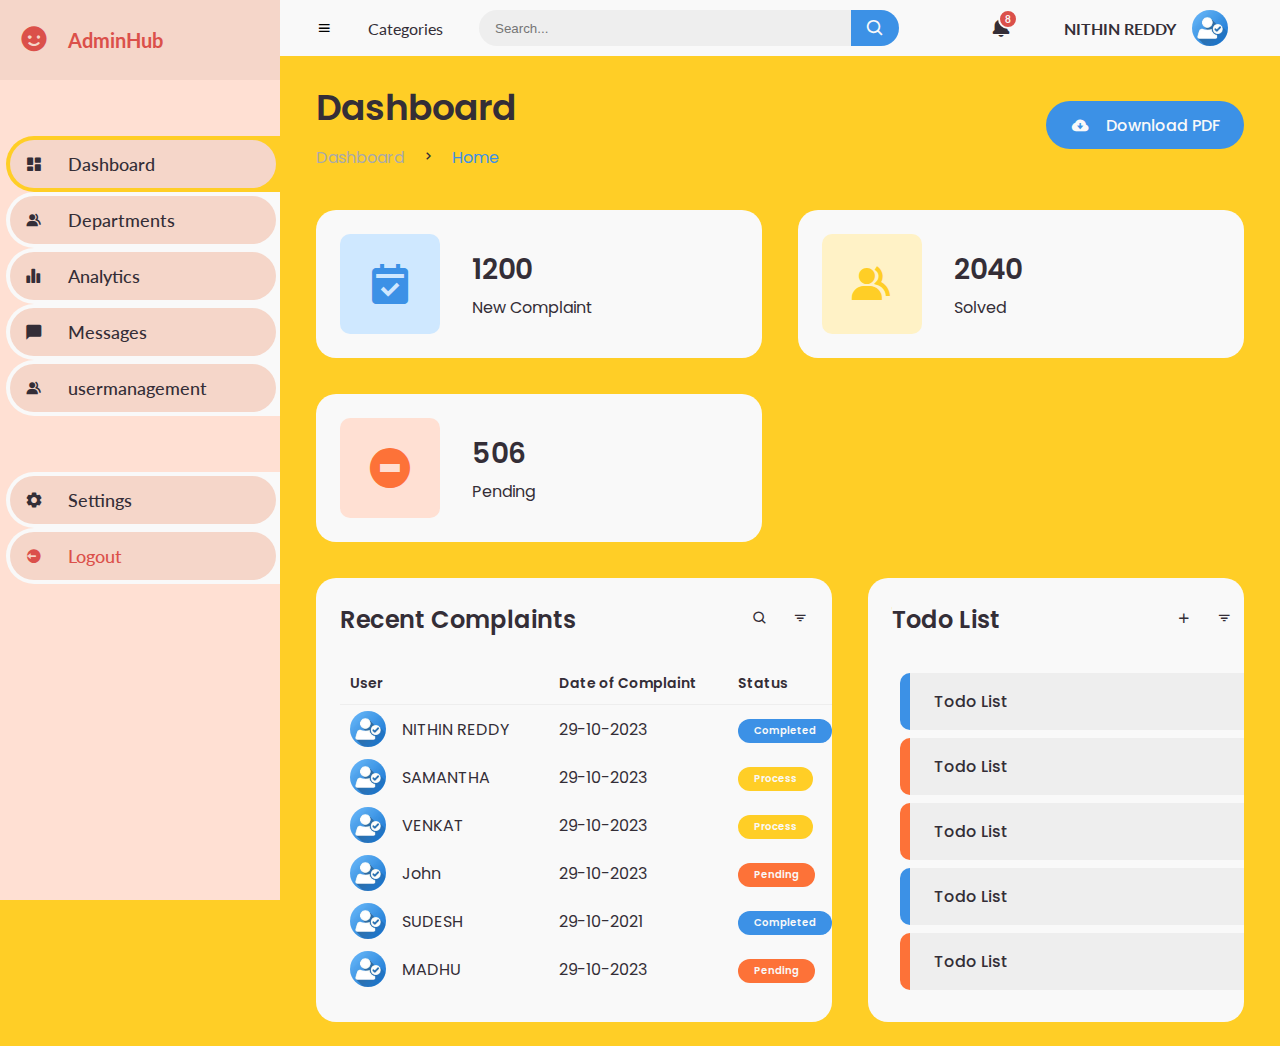
<file: dashboard.html>
<!DOCTYPE html>
<html lang="en">

<head>
	<meta charset="UTF-8">
	<meta name="viewport" content="width=device-width, initial-scale=1.0">
	<!-- Boxicons -->
	<link href='https://unpkg.com/boxicons@2.0.9/css/boxicons.min.css' rel='stylesheet'>

	<!-- My CSS -->
	<link rel="stylesheet" href="style.css">

	<title>Responsive Admin Dashboard</title>
</head>

<body>

	<!-- SIDEBAR -->
	<section id="sidebar">
		<a href="#" class="logo">
			<span class="icon"><i class='bx bxs-smile'></i></span>
			<span class="text">AdminHub</span>
		</a>
		<ul class="side-menu">
			<li class="active">
				<a href="dashboard.html">
					<span class="icon"><i class='bx bxs-dashboard'></i></span>
					<span class="text">Dashboard</span>
				</a>
				<!--<span class="top"></span>
				<span class="bottom"></span>-->
			</li>
			<li>
				<a href="manage.html">
					<span class="icon"><i class='bx bxs-group'></i></span>
					<span class="text">Departments</span>
				</a>
				<!--<span class="top"></span>
				<span class="bottom"></span>-->
			</li>
			<li>
				<a href="analytics.html">
					<span class="icon"><i class='bx bxs-bar-chart-alt-2'></i></span>
					<span class="text">Analytics</span>
				</a>
				<!--<span class="top"></span>
				<span class="bottom"></span>-->
			</li>
			<li>
				<a href="#">
					<span class="icon"><i class='bx bxs-comment'></i></span>
					<span class="text">Messages</span>
				</a>
				<!--<span class="top"></span>
				<span class="bottom"></span>-->
			</li>
			<li>
				<a href="sm.html">
					<span class="icon"><i class='bx bxs-group'></i></span>
					<span class="text">usermanagement</span>
				</a>
				<!--<span class="top"></span>
				<span class="bottom"></span>-->
			</li>
		</ul>

		<ul class="side-menu bottom">
			<li>
				<a href="#">
					<span class="icon"><i class='bx bxs-cog'></i></span>
					<span class="text">Settings</span>
				</a>
			</li>
			<li>
				<a href="login.html" class="logout">
					<span class="icon"><i class='bx bxs-log-out-circle'></i></span>
					<span class="text">Logout</span>
				</a>
			</li>
		</ul>
	</section>
	<!-- SIDEBAR -->


	<!-- CONTENT -->
	<section id="content">
		<nav>
			<span class="menu-bar"><i class='bx bx-menu'></i></span>
			<a href="#" class="link-nav">Categories</a>
			<form action="#">
				<div class="form-input">
					<input type="search" placeholder="Search...">
					<button type="submit" class="search-icon"><i class='bx bx-search'></i></button>
				</div>
			</form>
			<a href="#" class="notification">
				<span class="icon"><i class='bx bxs-bell'></i></span>
				<span class="num">8</span>
			</a>
			<a href="#" class="profile">
				<span class="name">NITHIN REDDY</span>
				<img src="images/people.jpeg" alt="Image">
			</a>

		</nav>

		<main>
			<div class="top">
				<div class="left">
					<h1 class="title">Dashboard</h1>
					<ul class="breadcrumb">
						<li>
							<a href="#">Dashboard</a>
						</li>
						<li class="arrow-icon"><i class='bx bx-chevron-right'></i></li>
						<li>
							<a href="#" class="active">Home</a>
						</li>
					</ul>
				</div>
				<a href="#" class="btn-download">
					<span class="icon"><i class='bx bxs-cloud-download'></i></span>
					<span class="text">Download PDF</span>
				</a>
			</div>
			<div class="box-info">
				<div class="box">
					<span class="icon"><i class='bx bxs-calendar-check'></i></span>
					<div class="text">
						<h3>1200</h3>
						<p>New Complaint</p>
					</div>
				</div>
				<div class="box">
					<span class="icon"><i class='bx bxs-group'></i></span>
					<div class="text">
						<h3>2040</h3>
						<p>Solved</p>
					</div>
				</div>
				<div class="box">
					<span class="icon"><i class='bx bxs-no-entry'></i></span>
					<div class="text">
						<h3>506</h3>
						<p>Pending</p>
					</div>
				</div>
			</div>
			<div class="table-data">
				<div class="order">
					<div class="head">
						<h3>Recent Complaints</h3>
						<span><i class='bx bx-search'></i></span>
						<span><i class='bx bx-filter'></i></span>
					</div>
					<table>
						<thead>
							<tr>
								<th>User</th>
								<th>Date of Complaint</th>
								<th>Status</th>
							</tr>
						</thead>
						<tbody>
							<tr>
								<td>
									<img src="images/people.jpeg" alt="Image">
									<span class="name">NITHIN REDDY</span>
								</td>
								<td>29-10-2023</td>
								<td><span class="badge completed">Completed</span></td>
							</tr>
							<tr>
								<td>
									<img src="images/people.jpeg" alt="Image">
									<span class="name">SAMANTHA</span>
								</td>
								<td>29-10-2023</td>
								<td><span class="badge process">Process</span></td>
							</tr>
							<tr>
								<td>
									<img src="images/people.jpeg" alt="Image">
									<span class="name">VENKAT</span>
								</td>
								<td>29-10-2023</td>
								<td><span class="badge process">Process</span></td>
							</tr>
							<tr>
								<td>
									<img src="images/people.jpeg" alt="Image">
									<span class="name">John </span>
								</td>
								<td>29-10-2023</td>
								<td><span class="badge pending">Pending</span></td>
							</tr>
							<tr>
								<td>
									<img src="images/people.jpeg" alt="Image">
									<span class="name">SUDESH</span>
								</td>
								<td>29-10-2021</td>
								<td><span class="badge completed">Completed</span></td>
							</tr>
							<tr>
								<td>
									<img src="images/people.jpeg" alt="Image">
									<span class="name">MADHU</span>
								</td>
								<td>29-10-2023</td>
								<td><span class="badge pending">Pending</span></td>
							</tr>
						</tbody>
					</table>
				</div>
				<div class="todo">
					<div class="head">
						<h3>Todo List</h3>
						<span><i class='bx bx-plus'></i></span>
						<span><i class='bx bx-filter'></i></span>
					</div>
					<ul class="todos">
						<li class="completed">
							<p>Todo List</p>
							<span class="menu"><i class='bx bx-dots-vertical-rounded'></i></span>
						</li>
						<li class="not-completed">
							<p>Todo List</p>
							<span class="menu"><i class='bx bx-dots-vertical-rounded'></i></span>
						</li>
						<li class="not-completed">
							<p>Todo List</p>
							<span class="menu"><i class='bx bx-dots-vertical-rounded'></i></span>
						</li>
						<li class="completed">
							<p>Todo List</p>
							<span class="menu"><i class='bx bx-dots-vertical-rounded'></i></span>
						</li>
						<li class="not-completed">
							<p>Todo List</p>
							<span class="menu"><i class='bx bx-dots-vertical-rounded'></i></span>
						</li>
					</ul>
				</div>
			</div>
		</main>
	</section>

	<script src="script.js"></script>
</body>

</html>
</file>
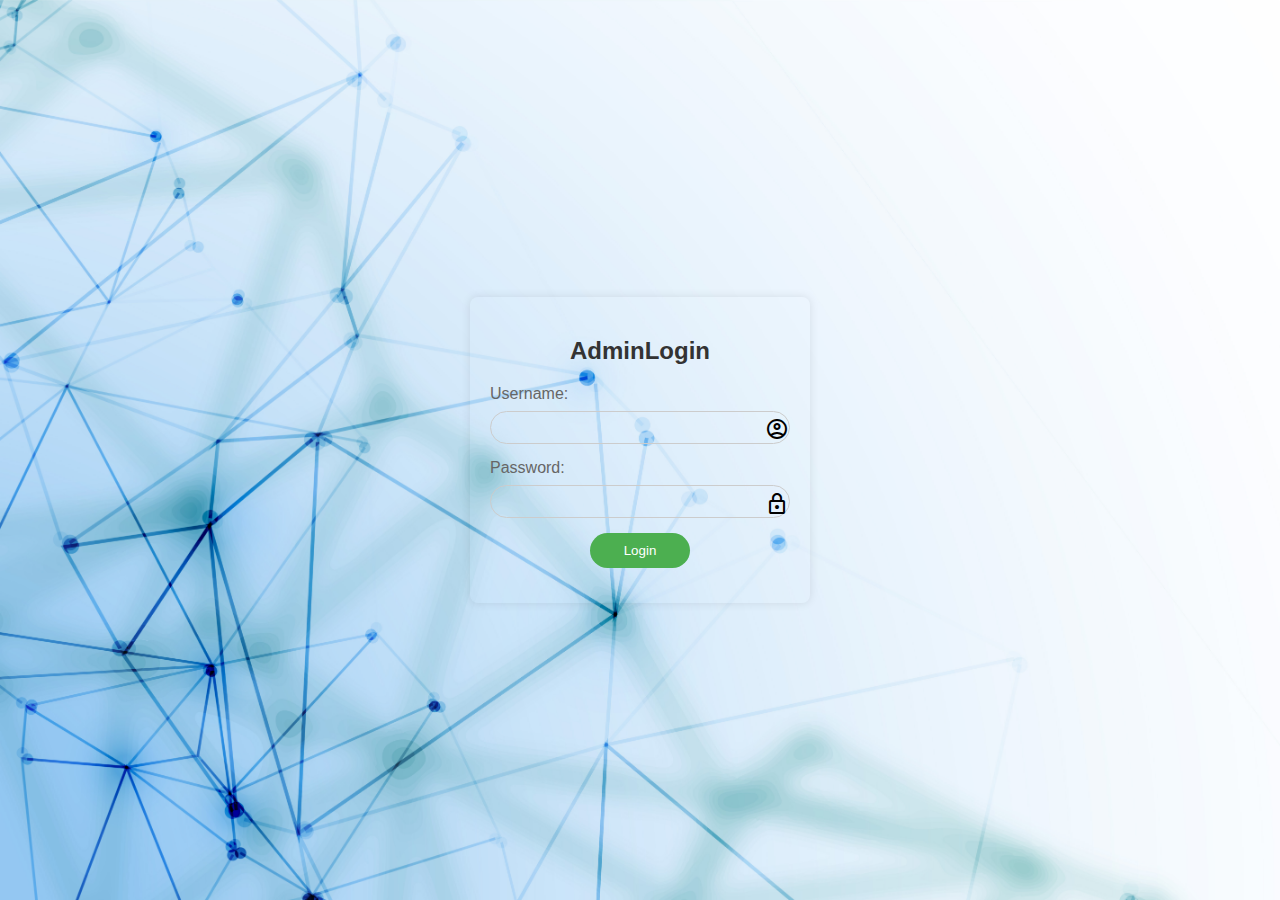
<file: login.html>
<!DOCTYPE html>
<html lang="en">
<head>
    <meta charset="UTF-8">
    <meta name="viewport" content="width=device-width, initial-scale=1.0">
    <title>Login Page</title>
    <link rel="stylesheet" href="https://fonts.googleapis.com/css2?family=Material+Symbols+Outlined:opsz,wght,FILL,GRAD@20..48,100..700,0..1,-50..200" />
    <style>
        
        body {
            background-image:url("images/background.jpg");
            background-size: cover;
            font-family: Arial, sans-serif;
            background-color: #f4f4f4;
            margin: 0;
            display: flex;
            align-items: center;
            justify-content: center;
            height: 100vh;
        }

        .login-container {
            position: relative;
            padding: 20px;
            border-radius: 8px;
            box-shadow: 0 0 10px rgba(0, 0, 0, 0.1);
            width: 300px;
            background: transparent;
        }

        .login-container h2 {
            text-align: center;
            color: #333;
        }

        .form-group {
            margin-bottom: 15px;
        }

        .form-group label {
            display: block;
            margin-bottom: 8px;
            color: #666;
        }

        .form-group input {
            width: 100%;
            padding: 8px;
            border: 1px solid #ccc;
            border-radius: 4px;
            box-sizing: border-box;
        }

        .form-group button {
            background-color: #4caf50;
            color: #fff;
            padding: 10px;
            border: none;
            border-radius: 4px;
            cursor: pointer;
            width: 100%;
        }

        .form-group button:hover {
            background-color: #45a049;
        }
        .from{
            background: transparent;
        }
        .material-symbols-outlined{
            position: absolute;
            left: 295px;
            top:195px;
        }
        #acc{
            position: absolute;
            left: 295px;
            top:120px;

        }
        #password{
            border-radius: 20px;
            background: transparent;
        }
        #username{
            border-radius: 20px;
            background: transparent;
        }
        #username:hover{
            border-color: #030303;
        }
        #password:hover{
            border-color: #030303;
        }
        #login{
            border-radius: 100px;
            width: 100px;
            position: relative;
            left: 100px;
        }
        #login:hover{
            background-color: #158819;
            font-size: 20px;
        }
        
    </style>
</head>
<body>
    <div class="login-container">
        <h2>AdminLogin</h2>
        <form class="formm">
            <div class="form-group">
                <label for="username">Username:</label>
                <input type="text" id="username" name="username" required>
            </div>
            <div class="form-group">
                <label for="password">Password:</label>
                <input type="password" id="password" name="password" required>
            </div>
            <div class="form-group">
                <a href="dashboard.html">
                    <button type="button" id="login">Login</button>
                </a>
                <span class="material-symbols-outlined">lock</span>
                <span class="material-symbols-outlined" id="acc">account_circle</span>
            </div>
            
        </form>
    </div>
    <script src="login.js"></script>
</body>
</html>
</file>
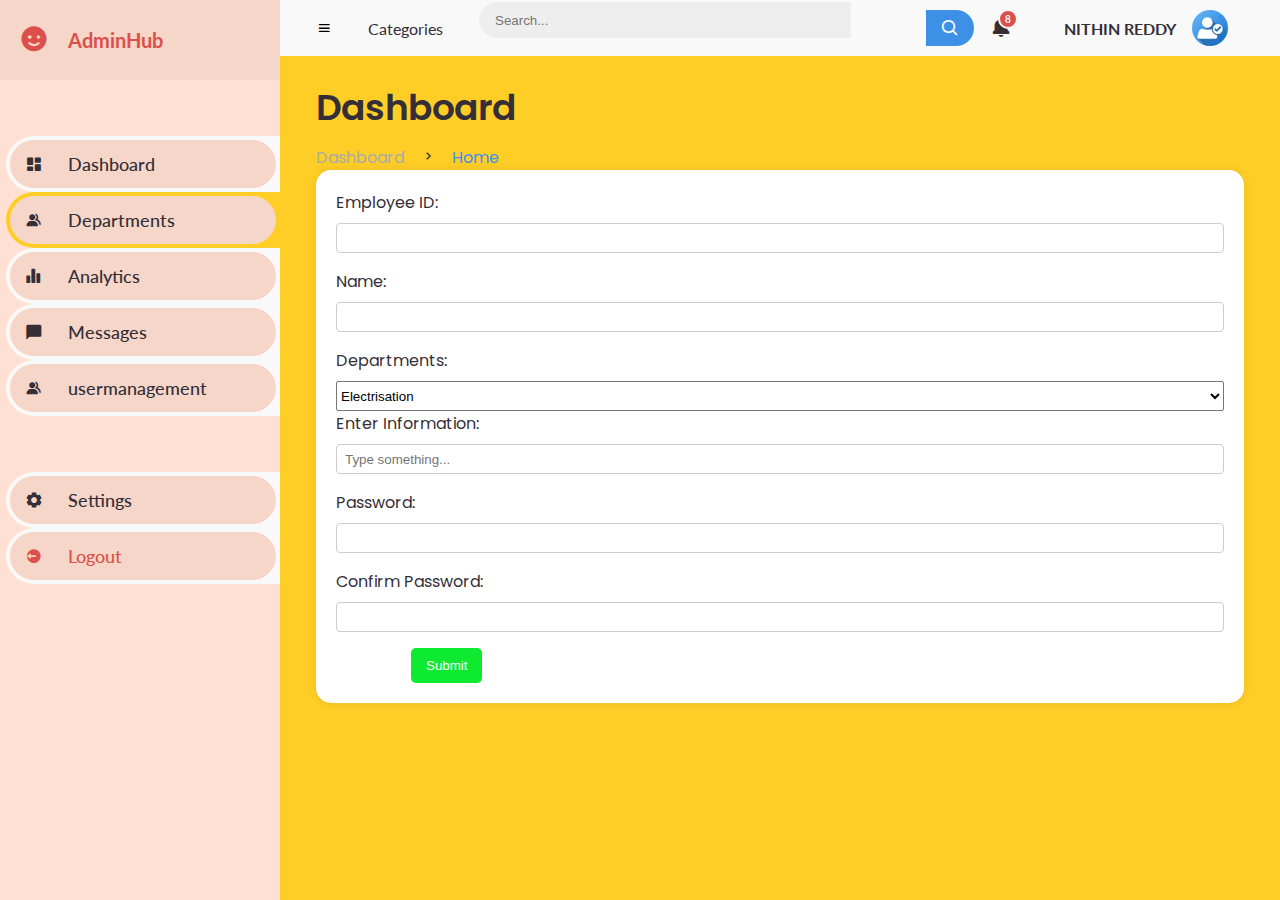
<file: manage.html>
<!DOCTYPE html>
<html lang="en">

<head>
  <meta charset="UTF-8">
  <meta name="viewport" content="width=device-width, initial-scale=1.0">
  <link rel="stylesheet" href="sm.css">
  <link href='https://unpkg.com/boxicons@2.0.9/css/boxicons.min.css' rel='stylesheet'>
  <style>
    body {
      /*font-family: Arial, sans-serif;
      background-color: #f4f4f4;
      margin: 0;
      padding: 0;
      display: flex;
      justify-content: center;
      align-items: center;
      height: 100vh;*/
    }

    .form1 {
      background-color: #fff;
      padding: 20px;
      border-radius: 15px;
      box-shadow: 0 0 10px rgba(0, 0, 0, 0.1);
    }

    label {
      display: block;
      margin-bottom: 8px;
    }

    input {
      height: 30px;
      width: 100%;
      padding: 8px;
      margin-bottom: 16px;
      box-sizing: border-box;
      border: 1px solid #ccc;
      border-radius: 4px;
      box-shadow: 10px;
    }

    input:hover {
      border: 2px solid #180cb4;
      position: relative;
      left: 10px;

    }

    .dep {
      height: 30px;
      width: 100%;
    }

    .dep:hover {
      border: 2px solid #180cb4;
    }

    button {
      background-color: #0eea2f;
      color: #fff;
      padding: 10px 15px;
      border: none;
      border-radius: 5px;
      cursor: pointer;
      position: relative;
      left: 75px;
    }

    button:hover {
      background-color: #a04545;
    }

    .bod {
      background-color: #cb3333;
    }

    .messageBox {
      height: 50px;

    }

    .message:hover {
      position: relative;
      left: 10px;
    }
  </style>
</head>

<body>
  <!-- SIDEBAR -->
  <section id="sidebar">
    <a href="dashboard.html" class="logo">
      <span class="icon"><i class='bx bxs-smile'></i></span>
      <span class="text">AdminHub</span>
    </a>
    <ul class="side-menu">
      <li>
        <a href="dashboard.html">
          <span class="icon"><i class='bx bxs-dashboard'></i></span>
          <span class="text">Dashboard</span>
        </a>
        <!--<span class="top"></span>
      <span class="bottom"></span>-->
      </li>
      <li class="active">
        <a href="manage.html">
          <span class="icon"><i class='bx bxs-group'></i></span>
          <span class="text">Departments</span>
        </a>
        <!--<span class="top"></span>
      <span class="bottom"></span>-->
      </li>
      <li>
        <a href="analytics.html">
          <span class="icon"><i class='bx bxs-bar-chart-alt-2'></i></span>
          <span class="text">Analytics</span>
        </a>
        <!--<span class="top"></span>
      <span class="bottom"></span>-->
      </li>
      <li>
        <a href="#">
          <span class="icon"><i class='bx bxs-comment'></i></span>
          <span class="text">Messages</span>
        </a>
        <!--<span class="top"></span>
      <span class="bottom"></span>-->
      </li>
      <li>
        <a href="sm.html">
          <span class="icon"><i class='bx bxs-group'></i></span>
          <span class="text">usermanagement</span>
        </a>
        <!--<span class="top"></span>
      <span class="bottom"></span>-->
      </li>
    </ul>

    <ul class="side-menu bottom">
      <li>
        <a href="#">
          <span class="icon"><i class='bx bxs-cog'></i></span>
          <span class="text">Settings</span>
        </a>
      </li>
      <li>
        <a href="login.html" class="logout">
          <span class="icon"><i class='bx bxs-log-out-circle'></i></span>
          <span class="text">Logout</span>
        </a>
      </li>
    </ul>
  </section>
  <!-- SIDEBAR -->

  <!-- CONTENT -->
  <section id="content">
    <nav>
      <span class="menu-bar"><i class='bx bx-menu'></i></span>
      <a href="#" class="link-nav">Categories</a>
      <form action="#">
        <div class="form-input">
          <input type="search" placeholder="Search...">
          <button type="submit" class="search-icon"><i class='bx bx-search'></i></button>
        </div>
      </form>
      <a href="#" class="notification">
        <span class="icon"><i class='bx bxs-bell'></i></span>
        <span class="num">8</span>
      </a>
      <a href="#" class="profile">
        <span class="name">NITHIN REDDY</span>
        <img src="images/people.jpeg" alt="Image">
      </a>

    </nav>

    <main>
      <div class="top">
        <div class="left">
          <h1 class="title">Dashboard</h1>
          <ul class="breadcrumb">
            <li>
              <a href="#">Dashboard</a>
            </li>
            <li class="arrow-icon"><i class='bx bx-chevron-right'></i></li>
            <li>
              <a href="#" class="active">Home</a>
            </li>
          </ul>
        </div>
      </div>
      <div class="bod"></div>
      <div class="form1">
        <form>

          <label for="employeeId">Employee ID:</label>
          <input type="text" id="employeeId" name="employeeId" required>

          <label for="name">Name:</label>
          <input type="text" id="name" name="name" required>
          <label>Departments:</label>
          <select class="dep">
            <option class="depart">Electrisation</option>
            <option class="depart">Plumber</option>
            <option class="depart">Cleaner</option>
            <option class="depart">Warden</option>
            <option class="depart"></option>
          </select><br>
          <label for="messageBox">Enter Information:</label>
          <input type="text" id="messageBox" placeholder="Type something..." />

          <label for="password">Password:</label>
          <input type="password" id="password" name="password" required>

          <label for="confirmPassword">Confirm Password:</label>
          <input type="password" id="confirmPassword" name="confirmPassword" required>

          <button type="submit">Submit</button>

        </form>
      </div>
    </main>
  </section>
  </div>
  <script src="script.js"></script>
</body>

</html>
</file>
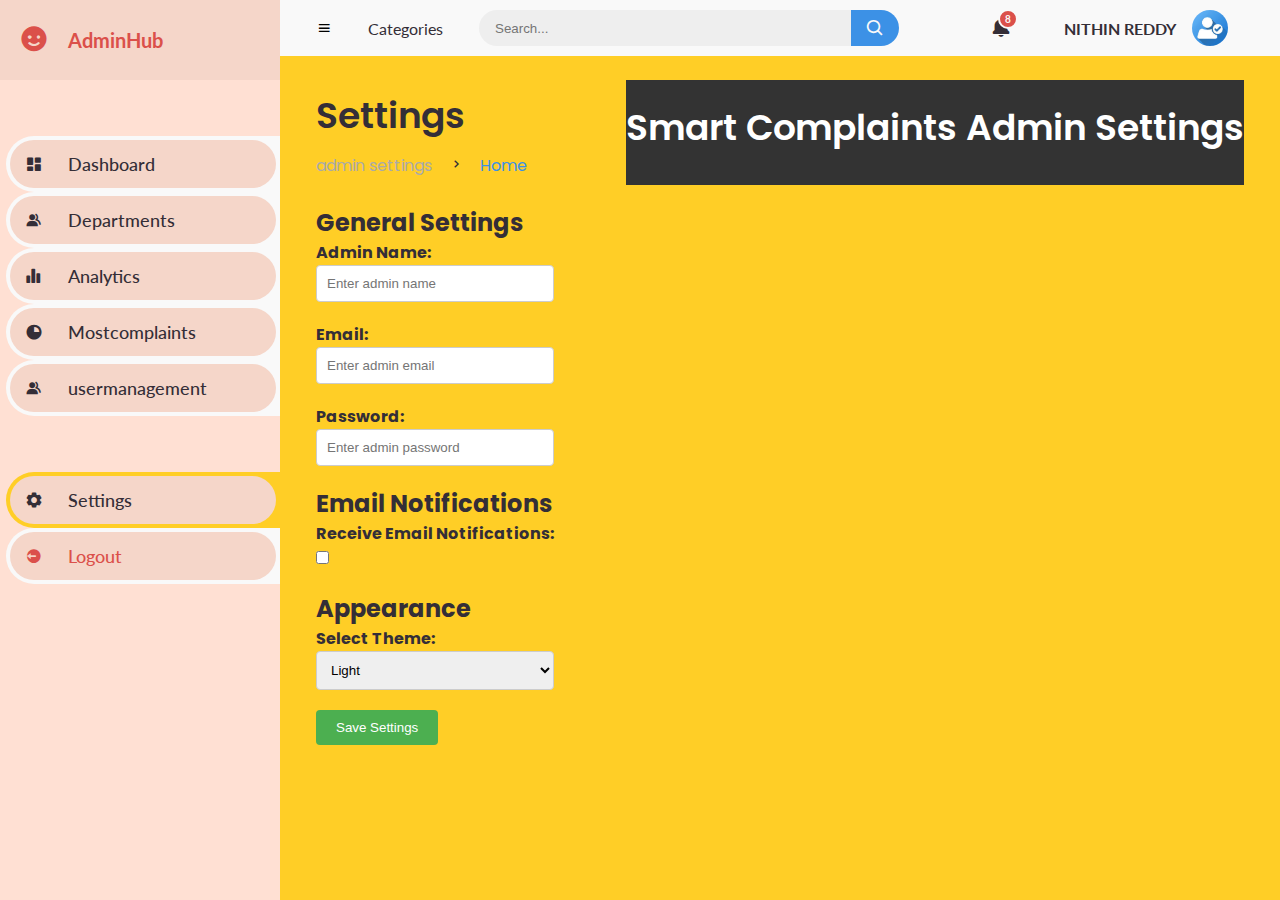
<file: settings.html>
<!DOCTYPE html>
<html lang="en">

<head>
    <meta charset="UTF-8">
    <meta name="viewport" content="width=device-width, initial-scale=1.0">
    <title>Smart Complaints Admin Settings</title>
    <link rel="stylesheet" href="settings.css">
</head>

<body>
    <!DOCTYPE html>
    <html lang="en">

    <head>
        <meta charset="UTF-8">
        <meta name="viewport" content="width=device-width, initial-scale=1.0">
        <!-- Boxicons -->
        <link href='https://unpkg.com/boxicons@2.0.9/css/boxicons.min.css' rel='stylesheet'>

        <!-- My CSS -->
        <link rel="stylesheet" href="style.css">

        <title>Responsive Admin Dashboard</title>
    </head>

    <body>

        <!-- SIDEBAR -->
        <section id="sidebar">
            <a href="#" class="logo">
                <span class="icon"><i class='bx bxs-smile'></i></span>
                <span class="text">AdminHub</span>
            </a>
            <ul class="side-menu">
                <li>
                    <a href="dashboard.html">
                        <span class="icon"><i class='bx bxs-dashboard'></i></span>
                        <span class="text">Dashboard</span>
                    </a>
                    <!--<span class="top"></span>
				<span class="bottom"></span>-->
                </li>
                <li>
                    <a href="manage.html">
                        <span class="icon"><i class='bx bxs-group'></i></span>
                        <span class="text">Departments</span>
                    </a>
                    <!--<span class="top"></span>
				<span class="bottom"></span>-->
                </li>
                <li>
                    <a href="analytics.html">
                        <span class="icon"><i class='bx bxs-bar-chart-alt-2'></i></span>
                        <span class="text">Analytics</span>
                    </a>
                    <!--<span class="top"></span>
				<span class="bottom"></span>-->
                </li>
                <li>
                    <a href="most.html">
                        <span class="icon"><i class='bx bxs-pie-chart'></i></span>
                        <span class="text">Mostcomplaints</span>
                    </a>
                    <!--<span class="top"></span>
				<span class="bottom"></span>-->
                </li>
                <li>
                    <a href="sm.html">
                        <span class="icon"><i class='bx bxs-group'></i></span>
                        <span class="text">usermanagement</span>
                    </a>
                    <!--<span class="top"></span>
				<span class="bottom"></span>-->
                </li>
            </ul>

            <ul class="side-menu bottom">
                <li class="active">
                    <a href="settings.html">
                        <span class="icon"><i class='bx bxs-cog'></i></span>
                        <span class="text">Settings</span>
                    </a>
                </li>
                <li>
                    <a href="login.html" class="logout">
                        <span class="icon"><i class='bx bxs-log-out-circle'></i></span>
                        <span class="text">Logout</span>
                    </a>
                </li>
            </ul>
        </section>
        <!-- SIDEBAR -->


        <!-- CONTENT -->
        <section id="content">
            <nav>
                <span class="menu-bar"><i class='bx bx-menu'></i></span>
                <a href="#" class="link-nav">Categories</a>
                <form action="#">
                    <div class="form-input">
                        <input type="search" placeholder="Search...">
                        <button type="submit" class="search-icon"><i class='bx bx-search'></i></button>
                    </div>
                </form>
                <a href="#" class="notification">
                    <span class="icon"><i class='bx bxs-bell'></i></span>
                    <span class="num">8</span>
                </a>
                <a href="#" class="profile">
                    <span class="name">NITHIN REDDY</span>
                    <img src="images/people.jpeg" alt="Image">
                </a>

            </nav>

            <main>
                <div class="top">
                    <div class="left">
                        <h1 class="title">Settings</h1>
                        <ul class="breadcrumb">
                            <li>
                                <a href="#">admin settings</a>
                            </li>
                            <li class="arrow-icon"><i class='bx bx-chevron-right'></i></li>
                            <li>
                                <a href="dashboard.html" class="active">Home</a>
                            </li>
                        </ul>
                    </div>
                    <header>
                        <h1>Smart Complaints Admin Settings</h1>
                    </header>
                    <form id="settings-form">
                        <h2>General Settings</h2>
                        <div class="form-group">
                            <label for="admin-name">Admin Name:</label>
                            <input type="text" id="admin-name" name="admin-name" placeholder="Enter admin name">
                        </div>
                        <div class="form-group">
                            <label for="email">Email:</label>
                            <input type="email" id="email" name="email" placeholder="Enter admin email">
                        </div>
                        <div class="form-group">
                            <label for="password">Password:</label>
                            <input type="password" id="password" name="password" placeholder="Enter admin password">
                        </div>

                        <h2>Email Notifications</h2>
                        <div class="form-group">
                            <label for="email-notifications">Receive Email Notifications:</label>
                            <input type="checkbox" id="email-notifications" name="email-notifications">
                        </div>

                        <h2>Appearance</h2>
                        <div class="form-group">
                            <label for="theme">Select Theme:</label>
                            <select id="theme" name="theme">
                                <option value="light">Light</option>
                                <option value="dark">Dark</option>
                            </select>
                        </div>

                        <button type="submit">Save Settings</button>
                    </form>
            </main>
        </section>
        <script src="script.js"></script>
    </body>

    </html>
</file>
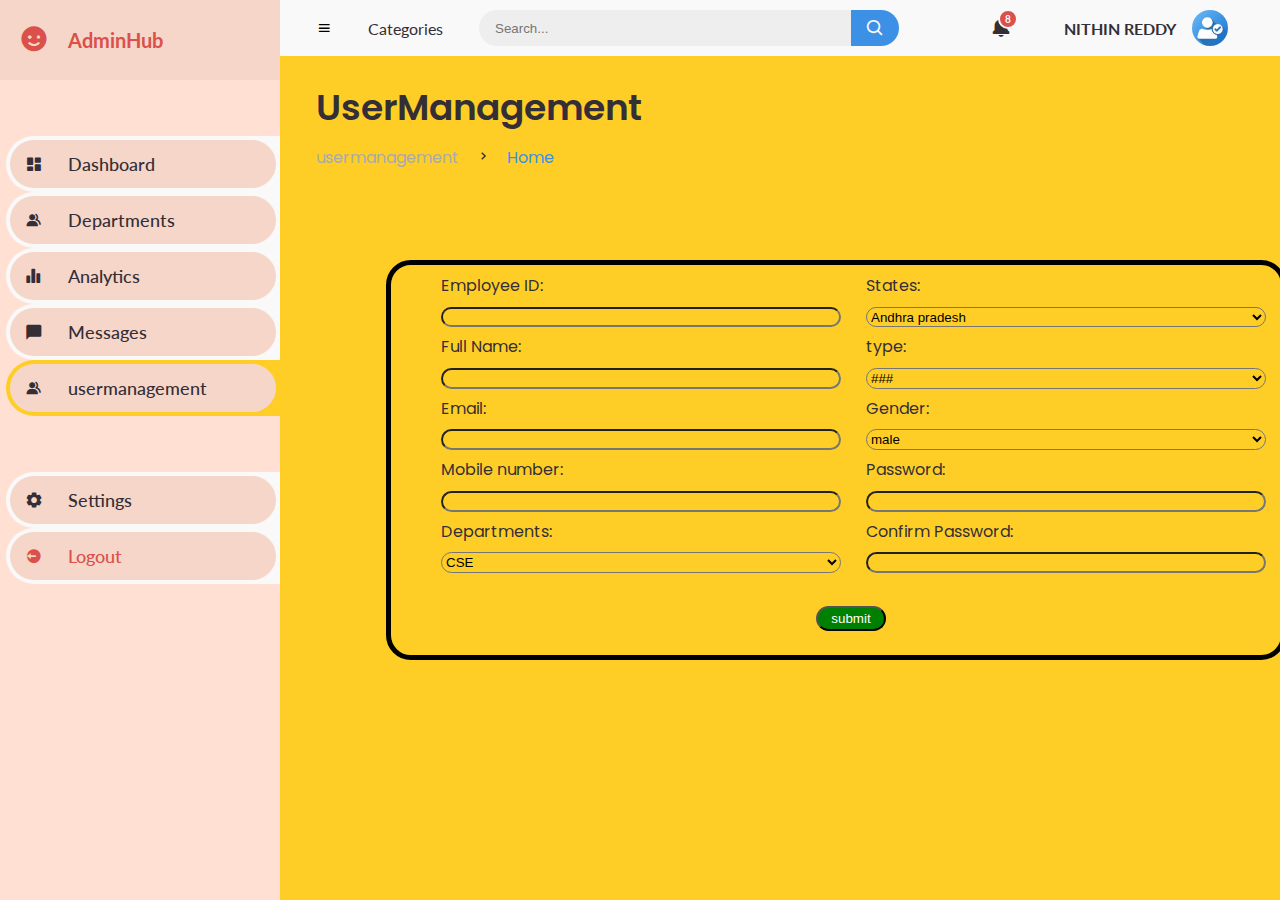
<file: sm.html>
<!DOCTYPE html>
<html lang="en">

<head>
    <meta charset="UTF-8">
    <meta name="viewport" content="width=device-width, initial-scale=1.0">
    <title>Employee Registration</title>
    <link href='https://unpkg.com/boxicons@2.0.9/css/boxicons.min.css' rel='stylesheet'>
    <link rel="stylesheet" href="sm.css">
    <style>
        /*/body {
            margin: 0;
            padding: 0;
            background-size: cover;
        }*/

        .first {
            display: grid;
            height: 300px;
            width: 400px;
            gap: 7px;
            margin-left: 50px;
            margin-top: 8px;

        }

        .second {
            display: grid;
            height: 300px;
            width: 400px;
            gap: 7px;
            margin-top: 8px;
        }

        .entire {
            margin-top: 90px;
            margin-left: 70px;
            display: center;
            display: flex;
            gap: 25px;
            background: transparent;
            border-radius: 25px;
            height: 400px;
            width: 900px;
            border: 5px solid rgb(0, 0, 0);

        }

        .nam {
            background: transparent;
            border-radius: 15px;
        }

        .nam:hover {
            border-color: white;
            margin-left: 5px;
            border: 2px solid white;

        }

        .sub {
            position: relative;
            left: 500px;
            top: -55px;
            background-color: green;
            color: white;
            height: 25px;
            width: 70px;
            border-radius: 15px;
        }

        .sub:hover {
            background-color: red;
        }
    </style>
</head>

<body>
    
	<!-- SIDEBAR -->
	<section id="sidebar">
		<a href="#" class="logo">
			<span class="icon"><i class='bx bxs-smile'></i></span>
			<span class="text">AdminHub</span>
		</a>
		<ul class="side-menu">
			<li>
				<a href="dashboard.html">
					<span class="icon"><i class='bx bxs-dashboard' ></i></span>
					<span class="text">Dashboard</span>
				</a>
				<!--<span class="top"></span>
				<span class="bottom"></span>-->
			</li>
			<li>
				<a href="manage.html">
					<span class="icon"><i class='bx bxs-group' ></i></span>
					<span class="text">Departments</span>
				</a>
				<!--<span class="top"></span>
				<span class="bottom"></span>-->
			</li>
			<li>
				<a href="analytics.html">
					<span class="icon"><i class='bx bxs-bar-chart-alt-2' ></i></span>
					<span class="text">Analytics</span>
				</a>
				<!--<span class="top"></span>
				<span class="bottom"></span>-->
			</li>
			<li>
				<a href="#">
					<span class="icon"><i class='bx bxs-comment' ></i></span>
					<span class="text">Messages</span>
				</a>
				<!--<span class="top"></span>
				<span class="bottom"></span>-->
			</li>
			<li class="active">
				<a href="sm.html">
					<span class="icon"><i class='bx bxs-group' ></i></span>
					<span class="text">usermanagement</span>
				</a>
				<!--<span class="top"></span>
				<span class="bottom"></span>-->
			</li>
		</ul>

		<ul class="side-menu bottom">
			<li>
				<a href="#">
					<span class="icon"><i class='bx bxs-cog' ></i></span>
					<span class="text">Settings</span>
				</a>
			</li>
			<li>
				<a href="login.html" class="logout">
					<span class="icon"><i class='bx bxs-log-out-circle' ></i></span>
					<span class="text">Logout</span>
				</a>
			</li>
		</ul>
	</section>
	<!-- SIDEBAR -->
    <section id="content">
        <nav>
            <span class="menu-bar"><i class='bx bx-menu'></i></span>
            <a href="#" class="link-nav">Categories</a>
            <form action="#">
                <div class="form-input">
                    <input type="search" placeholder="Search...">
                    <button type="submit" class="search-icon"><i class='bx bx-search'></i></button>
                </div>
            </form>
            <a href="#" class="notification">
                <span class="icon"><i class='bx bxs-bell'></i></span>
                <span class="num">8</span>
            </a>
            <a href="#" class="profile">
                <span class="name">NITHIN REDDY</span>
                <img src="images/people.jpeg" alt="Image">
            </a>

        </nav>
        <main>
            <div class="top">
            <div class="left">
                <h1 class="title">UserManagement</h1>
                <ul class="breadcrumb">
                    <li>
                        <a href="#">usermanagement</a>
                    </li>
                    <li class="arrow-icon"><i class='bx bx-chevron-right'></i></li>
                    <li>
                        <a href="dashboard.html" class="active">Home</a>
                    </li>
                </ul>
            </div>
        </div>
            <form>
                <div class="entire">
                    <div class="first">
                        <label for="empId">Employee ID:</label>
                        <input type="text" id="empId" class="nam" name="empId" required>

                        <label for="name">Full Name:</label>
                        <input type="text" id="name" class="nam" name="name" required>

                        <label for="email">Email:</label>
                        <input type="email" id="email" class="nam" name="email" required>

                        <label for="password">Mobile number:</label>
                        <input type="text" id="password" class="nam" name="password" required>

                        <label>Departments:</label>
                        <select class="nam">
                            <option class="depart">CSE</option>
                            <option class="depart">EEE</option>
                            <option class="depart">ECE</option>
                        </select>


                    </div>
                    <div class="second">
                        <label>States:</label>
                        <select class="nam">
                            <option>Andhra pradesh</option>
                            <option>karnataka</option>
                            <option>kerala</option>
                        </select class="nam">
                        <label>type:</label>
                        <select class="nam">
                            <option>###</option>
                            <option>###</option>
                            <option>####S</option>
                        </select>

                        <label>Gender:</label>
                        <select class="nam">
                            <option>male</option>
                            <option>female</option>
                            <option>others</option>
                        </select>
                        <label for="confirmPassword">Password:</label>
                        <input type="password" id="Password" class="nam" name="Password" required>

                        <label for="confirmPassword">Confirm Password:</label>
                        <input type="password" id="confirmPassword" class="nam" name="confirmPassword" required>
                    </div>

                </div>

                <button type="submit" id="login" class="sub">submit</button>
            </form>
        </main>
    </section>
    <script src="script.js"></script>
</body>

</html>
</file>
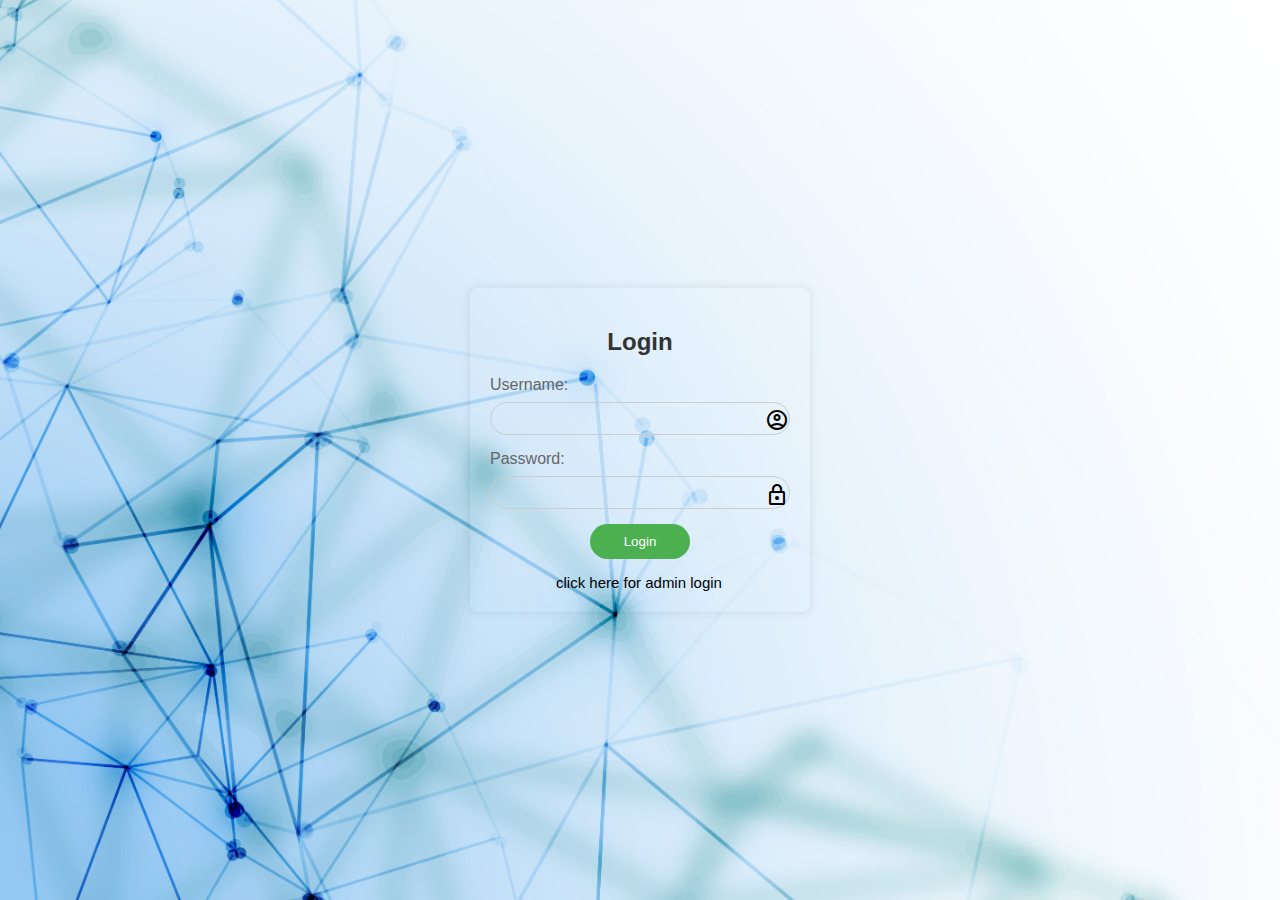
<file: userlogin.html>
<!DOCTYPE html>
<html lang="en">
<head>
    <meta charset="UTF-8">
    <meta name="viewport" content="width=device-width, initial-scale=1.0">
    <title>Login Page</title>
    <link rel="stylesheet" href="https://fonts.googleapis.com/css2?family=Material+Symbols+Outlined:opsz,wght,FILL,GRAD@20..48,100..700,0..1,-50..200" />
    <style>
        
        body {
            background-image:url("images/background.jpg");
            background-size: cover;
            font-family: Arial, sans-serif;
            background-color: #f4f4f4;
            margin: 0;
            display: flex;
            align-items: center;
            justify-content: center;
            height: 100vh;
        }

        .login-container {
            position: relative;
            padding: 20px;
            border-radius: 8px;
            box-shadow: 0 0 10px rgba(0, 0, 0, 0.1);
            width: 300px;
            background: transparent;
        }

        .login-container h2 {
            text-align: center;
            color: #333;
        }

        .form-group {
            margin-bottom: 15px;
        }

        .form-group label {
            display: block;
            margin-bottom: 8px;
            color: #666;
        }

        .form-group input {
            width: 100%;
            padding: 8px;
            border: 1px solid #ccc;
            border-radius: 4px;
            box-sizing: border-box;
        }

        .form-group button {
            background-color: #4caf50;
            color: #fff;
            padding: 10px;
            border: none;
            border-radius: 4px;
            cursor: pointer;
            width: 100%;
        }

        .form-group button:hover {
            background-color: #45a049;
        }
        .from{
            background: transparent;
        }
        .material-symbols-outlined{
            position: absolute;
            left: 295px;
            top:195px;
        }
        #acc{
            position: absolute;
            left: 295px;
            top:120px;

        }
        #password{
            border-radius: 20px;
            background: transparent;
        }
        #username{
            border-radius: 20px;
            background: transparent;
        }
        #username:hover{
            border-color: #030303;
        }
        #password:hover{
            border-color: #030303;
        }
        #login{
            border-radius: 100px;
            width: 100px;
            position: relative;
            left: 100px;
        }
        #login:hover{
            background-color: #158819;
            font-size: 20px;
        }
        .an{
            text-decoration: none;
            color: black;
            font-size: 15px;
            text-align: center;
            padding-left: 66px;
        }

    </style>
</head>
<body>
    <div class="login-container">
        <h2>Login</h2>
        <form class="formm">
            <div class="form-group">
                <label for="username">Username:</label>
                <input type="text" id="username" name="username" required>
            </div>
            <div class="form-group">
                <label for="password">Password:</label>
                <input type="password" id="password" name="password" required>
            </div>
            <div class="form-group">
                <a href="dashboard.html">
                    <button type="button" id="login">Login</button>
                </a>
                <span class="material-symbols-outlined">lock</span>
                <span class="material-symbols-outlined" id="acc">account_circle</span>
            </div>
            <a class="an" href="login.html">click here for admin login</a>
            
        </form>
    </div>
    <script src="login.js"></script>
</body>
</html>
</file>
<file: style.css>
@import url('https://fonts.googleapis.com/css2?family=Lato:wght@400;700&family=Poppins:wght@400;500;600;700&display=swap');

* {
	margin: 0;
	padding: 0;
	box-sizing: border-box;
}

a {
	text-decoration: none;
}

li {
	list-style: none;
}

:root {
	--poppins: 'Poppins', sans-serif;
	--lato: 'Lato', sans-serif;

	--light: #F9F9F9;
	--blue: #3C91E6;
	--light-blue: #CFE8FF;
	--grey: #eee;
	--dark-grey: #AAAAAA;
	--dark: #342E37;
	--red: #DB504A;
	--yellow: #FFCE26;
	--light-yellow: #FFF2C6;
	--orange: #FD7238;
	--light-orange: #FFE0D3;
}

body {
	background: var(--yellow);
	overflow-x: hidden;
}


/* SIDEBAR */
#sidebar {
	font-family: var(--lato);
	max-width: 280px;
	width: 100%;
	height: 100vh;
	overflow-y: auto;
	background: var(--light-orange);
	position: fixed;
	top: 0;
	left: 0;
	scrollbar-width: none;
	z-index: 1000;
	transition: .3s ease;
}

#sidebar.hide {
	max-width: calc((56px - 8px) + ((4px + 6px) * 2));
}

#sidebar::--webkit-scrollbar {
	display: none;
}

#sidebar .logo {
	font-size: 20px;

	color: var(--blue);

	color: var(--red);

	color: var(--red);

	font-weight: 700;
	text-align: center;
	width: 100%;
	height: calc(56px + 24px);

	background: var(--light);

	background: #f5d6c9;

	background: #f5d6c9;

	line-height: 56px;
	display: flex;
	align-items: center;
	position: sticky;
	top: 0;
	left: 0;
	z-index: 999;
	white-space: nowrap;
}

#sidebar.hide .logo {
	justify-content: flex-start;
}

#sidebar .logo .icon {
	font-size: 30px;
	min-width: calc((56px - 8px) + ((4px + 6px) * 2));
}

#sidebar .side-menu {
	margin-top: 56px;
}

#sidebar .side-menu li {
	margin-left: 6px;
	height: 56px;
	padding: 4px;
	border-radius: 36px 0 0 36px;
	position: relative;
	background: var(--light);
}

#sidebar .side-menu li.active {
	background: var(--grey);
	background: var(--yellow);
	background: var(--yellow);

}

#sidebar .side-menu li a {
	white-space: nowrap;
	height: 100%;
	width: 100%;
	display: flex;
	grid-gap: calc(4px + 6px);
	background: var(--light);
	background: #f5d6c9;
	background: #f5d6c9;
	border-radius: 36px;
	align-items: center;
	color: var(--dark);
	font-size: 18px;
	font-weight: 500;
	max-width: 100%;
	transition: .3s ease;
	overflow: hidden;
}

#sidebar.hide .side-menu li a {
	max-width: calc(56px - 8px);
}

#sidebar .side-menu li a .icon {
	min-width: calc(56px - 8px);
	display: flex;
	justify-content: center;
	align-items: center;
}

#sidebar .side-menu li a.logout {
	color: var(--red);
}

#sidebar .side-menu li>span {
	position: absolute;
	right: 0;
	width: 24px;
	height: 24px;
	background: var(--grey);
	display: none;
	z-index: 100;
	pointer-events: none;
}

#sidebar .side-menu li.active>span {
	display: block;
}

#sidebar .side-menu li>span.top {
	top: -24px;
}

#sidebar .side-menu li>span.bottom {
	bottom: -24px;
}

#sidebar .side-menu li>span::before {
	content: '';
	position: absolute;
	width: 100%;
	height: 100%;
	background: var(--light);
	top: 0;
	left: 0;
	display: block;
}

#sidebar .side-menu li>span.top::before {
	border-radius: 0 0 24px 0;
}

#sidebar .side-menu li>span.bottom::before {
	border-radius: 0 24px 0 0;
}

/* SIDEBAR */








/* CONTENT */
#sidebar.hide~#content {
	width: calc(100% - ((56px - 8px) + ((4px + 6px) * 2)));
	left: calc((56px - 8px) + ((4px + 6px) * 2));
}

#content {
	width: calc(100% - 280px);
	position: relative;
	left: 280px;
	z-index: 500;
	transition: .3s ease;
}

#content nav .curve {
	position: absolute;
	bottom: -24px;
	left: 0;
	width: 24px;
	height: 24px;
	background: var(--light);
	display: block;
	z-index: 1000;
}

#content nav .curve::before {
	content: '';
	position: absolute;
	top: 0;
	left: 0;
	width: 100%;
	height: 100%;
	border-radius: 24px 0 0 0;
	background: var(--grey);
}

#content nav {
	width: 100%;
	height: 56px;
	background: var(--light);
	display: flex;
	font-family: var(--lato);
	padding: 0 36px;
	align-items: center;
	grid-gap: 36px;
	position: sticky;
	top: 0;
	left: 0;
	z-index: 500;
}

#content nav .menu-bar {
	display: flex;
	align-items: center;
	cursor: pointer;
}

#content nav a {
	color: var(--dark);
}

#content nav form {
	max-width: 420px;
	width: 100%;
	margin-right: auto;
}

#content nav form .form-input {
	position: relative;
	display: flex;
	align-items: center;
	height: 36px;
}

#content nav form .form-input input {
	height: 100%;
	flex: 1;
	border-radius: 32px 0 0 32px;
	background: var(--grey);
	border: none;
	padding: 0 16px;
	outline: none;
}

#content nav form .form-input .search-icon {
	background: var(--blue);
	height: 100%;
	border-radius: 0 32px 32px 0;
	display: flex;
	justify-content: center;
	align-items: center;
	color: var(--light);
	border: none;
	outline: none;
	cursor: pointer;
	font-size: 20px;
	width: 48px;
}

#content nav .notification {
	font-size: 22px;
	position: relative;
}

#content nav .notification .num {
	width: 20px;
	height: 20px;
	background: var(--red);
	border: 2px solid var(--light);
	font-size: 10px;
	color: var(--light);
	font-weight: 700;
	position: absolute;
	top: -6px;
	right: -6px;
	display: flex;
	justify-content: center;
	align-items: center;
	border-radius: 50%;
}

#content nav .profile {
	padding: 0 16px;
	height: 100%;
	transition: .3s ease;
	display: flex;
	align-items: center;
	grid-gap: 16px;
}

#content nav .profile:hover {
	background: var(--grey);
}

#content nav .profile .name {
	font-size: 16px;
	font-weight: 700;
}

#content nav .profile img {
	width: 36px;
	height: 36px;
	object-fit: cover;
	border-radius: 50%;
}

#content main {
	font-family: var(--poppins);
	width: 100%;
	position: relative;
	padding: 24px 36px;
	color: var(--dark);
}

#content main .top {
	display: flex;
	justify-content: space-between;
	align-items: center;
	flex-wrap: wrap;
	grid-gap: 20px;
}

#content main .top h1 {
	font-size: 36px;
	font-weight: 600;
	margin-bottom: 10px;
}

#content main .top .breadcrumb {
	display: flex;
	grid-gap: 16px;
}

#content main .top .breadcrumb a {
	color: var(--dark-grey);
	pointer-events: none;
}

#content main .top .breadcrumb a.active {
	color: var(--blue);
	pointer-events: unset;
}

#content main .top .btn-download {
	height: 48px;
	border-radius: 48px;
	background: var(--blue);
	color: var(--light);
	padding: 0 24px;
	display: flex;
	align-items: center;
	grid-gap: 16px;
	font-size: 16px;
	font-weight: 500;
}

#content main .top .btn-download .icon {
	font-size: 20px;
	display: flex;
	align-items: center;
	justify-content: center;
}

#content main .box-info {
	margin-top: 40px;
	display: grid;
	grid-template-columns: repeat(auto-fit, minmax(300px, 1fr));
	grid-gap: 36px;
}

#content main .box-info .box {
	padding: 24px;
	background: var(--light);
	border-radius: 20px;
	display: flex;
	grid-gap: 32px;
	align-items: center;
	flex-wrap: wrap;
}

#content main .box-info .box .icon {
	display: flex;
	min-width: 100px;
	height: 100px;
	border-radius: 10px;
	justify-content: center;
	align-items: center;
	background: var(--grey);
	font-size: 48px;
}

#content main .box-info .box .text h3 {
	font-size: 28px;
	margin-bottom: 4px;
	font-weight: 600;
}

#content main .box-info .box .text p {
	font-size: 16px;
}


#content main .box-info .box:nth-child(1) .icon {
	color: var(--blue);
	background: var(--light-blue);
}

#content main .box-info .box:nth-child(2) .icon {
	color: var(--yellow);
	background: var(--light-yellow);
}

#content main .box-info .box:nth-child(3) .icon {
	color: var(--orange);
	background: var(--light-orange);
}

#content main .table-data {
	display: flex;
	grid-gap: 36px;
	margin-top: 36px;
	flex-wrap: wrap;
}

#content main .table-data>div {
	padding: 24px;
	border-radius: 20px;
	background: var(--light);
	overflow-x: auto;
}

#content main .table-data .order {
	flex-basis: 500px;
	flex-grow: 1;
}

#content main .table-data .todo .head,
#content main .table-data .order .head {
	display: flex;
	align-items: center;
	grid-gap: 24px;
	margin-bottom: 36px;
	min-width: 340px;
}

#content main .table-data .todo .head h3,
#content main .table-data .order .head h3 {
	margin-right: auto;
	font-size: 24px;
	font-weight: 600;
}

#content main .table-data .order table {
	width: 100%;
	border-collapse: collapse;
	min-width: 520px;
}

#content main .table-data .order table th {
	padding-bottom: 10px;
	font-size: 14px;
	font-weight: 600;
	text-align: left;
	border-bottom: 1px solid var(--grey);
}

#content main .table-data .order table th:nth-child(1) {
	padding-left: 10px;
}

#content main .table-data .order table tbody tr:hover {
	background: var(--grey);
}

#content main .table-data .order table td {
	padding: 6px 0;
}

#content main .table-data .order table td img {
	width: 36px;
	height: 36px;
	object-fit: cover;
	border-radius: 50%;
}

#content main .table-data .order table tr td:nth-child(1) {
	display: flex;
	align-items: center;
	grid-gap: 16px;
	padding-left: 10px;
}

#content main .table-data .order table tr td .badge {
	font-size: 10px;
	font-weight: 600;
	height: 24px;
	line-height: 24px;
	padding: 0 16px;
	border-radius: 24px;
	color: var(--light);
	display: inline-block;
}

#content main .table-data .order table tr td .badge.completed {
	background: var(--blue);
}

#content main .table-data .order table tr td .badge.process {
	background: var(--yellow);
}

#content main .table-data .order table tr td .badge.pending {
	background: var(--orange);
}

#content main .table-data .todo {
	flex-basis: 360px;
	flex-grow: 1;
}

#content main .table-data .todo .todos {
	min-width: 520px;
}

#content main .table-data .todo .todos li {
	border-radius: 10px;
	background: var(--grey);
	padding: 16px 24px;
	margin: 8px;
	display: flex;
	justify-content: space-between;
	align-items: center;
	font-size: 16px;
	font-weight: 500;
}

#content main .table-data .todo .todos li.completed {
	border-left: 10px solid var(--blue);
}

#content main .table-data .todo .todos li.not-completed {
	border-left: 10px solid var(--orange);
}

#content main .table-data .todo .todos li .menu {
	cursor: pointer;
}

/* CONTENT */




@media screen and (max-width: 576px) {
	#content nav .link-nav {
		display: none;
	}

	#content main .box-info {
		grid-template-columns: 1fr;
	}
}





@media screen and (max-width: 991px) {
	#content nav form .form-input input {
		display: none;
	}

	#content nav form .form-input .search-icon {
		background: var(--light);
		color: var(--dark);
	}

	#content nav .profile .name {
		display: none;
	}

	#content nav {
		padding: 0 24px;
		grid-gap: 16px;
	}

	#content main {
		padding: 24px 24px;
	}
}




@media screen and (max-width: 1200px) {
	#content {
		width: calc(100% - ((56px - 8px) + ((4px + 6px) * 2)));
	}
}
</file>
<file: sm.css>
@import url('https://fonts.googleapis.com/css2?family=Lato:wght@400;700&family=Poppins:wght@400;500;600;700&display=swap');

* {
	margin: 0;
	padding: 0;
	box-sizing: border-box;
}

a {
	text-decoration: none;
}

li {
	list-style: none;
}

:root {
	--poppins: 'Poppins', sans-serif;
	--lato: 'Lato', sans-serif;

	--light: #F9F9F9;
	--blue: #3C91E6;
	--light-blue: #CFE8FF;
	--grey: #eee;
	--dark-grey: #AAAAAA;
	--dark: #342E37;
	--red: #DB504A;
	--yellow: #FFCE26;
	--light-yellow: #FFF2C6;
	--orange: #FD7238;
	--light-orange: #FFE0D3;
}

body {
	background: var(--yellow);
	overflow-x: hidden;
}


/* SIDEBAR */
#sidebar {
	font-family: var(--lato);
	max-width: 280px;
	width: 100%;
	height: 100vh;
	overflow-y: auto;
	background: var(--light-orange);
	position: fixed;
	top: 0;
	left: 0;
	scrollbar-width: none;
	z-index: 1000;
	transition: .3s ease;
}
#sidebar.hide {
	max-width: calc((56px - 8px) + ((4px + 6px) * 2));
}
#sidebar::--webkit-scrollbar {
	display: none;
}
#sidebar .logo {
	font-size: 20px;
	color: var(--red);
	font-weight: 700;
	text-align: center;
	width: 100%;
	height: calc(56px + 24px);
	background:#f5d6c9;
	line-height: 56px;
	display: flex;
	align-items: center;
	position: sticky;
	top: 0;
	left: 0;
	z-index: 999;
	white-space: nowrap;
}
#sidebar.hide .logo {
	justify-content: flex-start;
}
#sidebar .logo .icon {
	font-size: 30px;
	min-width: calc((56px - 8px) + ((4px + 6px) * 2));
}
#sidebar .side-menu {
	margin-top: 56px;
}
#sidebar .side-menu li {
	margin-left: 6px;
	height: 56px;
	padding: 4px;
	border-radius: 36px 0 0 36px;
	position: relative;
	background: var(--light);
}
#sidebar .side-menu li.active {
	background: var(--yellow);
}
#sidebar .side-menu li a {
	white-space: nowrap;
	height: 100%;
	width: 100%;
	display: flex;
	grid-gap: calc(4px + 6px);
	background: #f5d6c9;
	border-radius: 36px;
	align-items: center;
	color: var(--dark);
	font-size: 18px;
	font-weight: 500;
	max-width: 100%;
	transition: .3s ease;
	overflow: hidden;
}
#sidebar.hide .side-menu li a {
	max-width: calc(56px - 8px);
}
#sidebar .side-menu li a .icon {
	min-width: calc(56px - 8px);	
	display: flex;
	justify-content: center;
	align-items: center;
}
#sidebar .side-menu li a.logout {
	color: var(--red);
}
#sidebar .side-menu li > span {
	position: absolute;
	right: 0;
	width: 24px;
	height: 24px;
	background: var(--grey);
	display: none;
	z-index: 100;
	pointer-events: none;
}
#sidebar .side-menu li.active > span {
	display: block;
}
#sidebar .side-menu li > span.top {
	top: -24px;
}
#sidebar .side-menu li > span.bottom {
	bottom: -24px;
}
#sidebar .side-menu li > span::before {
	content: '';
	position: absolute;
	width: 100%;
	height: 100%;
	background: var(--light);
	top: 0;
	left: 0;
	display: block;
}
#sidebar .side-menu li > span.top::before {
	border-radius: 0 0 24px 0;
}
#sidebar .side-menu li > span.bottom::before {
	border-radius: 0 24px 0 0;
}
/* SIDEBAR */








/* CONTENT */
#sidebar.hide ~ #content {
	width: calc(100% - ((56px - 8px) + ((4px + 6px) * 2)));
	left: calc((56px - 8px) + ((4px + 6px) * 2));
}
#content {
	width: calc(100% - 280px);
	position: relative;
	left: 280px;
	z-index: 500;
	transition: .3s ease;
}
#content nav .curve {
	position: absolute;
	bottom: -24px;
	left: 0;
	width: 24px;
	height: 24px;
	background: var(--light);
	display: block;
	z-index: 1000;
}
#content nav .curve::before {
	content: '';
	position: absolute;
	top: 0;
	left: 0;
	width: 100%;
	height: 100%;
	border-radius: 24px 0 0 0;
	background: var(--grey);
}
#content nav {
	width: 100%;
	height: 56px;
	background: var(--light);
	display: flex;
	font-family: var(--lato);
	padding: 0 36px;
	align-items: center;
	grid-gap: 36px;
	position: sticky;
	top: 0;
	left: 0;
	z-index: 500;
}
#content nav .menu-bar {
	display: flex;
	align-items: center;
	cursor: pointer;
}
#content nav a {
	color: var(--dark);
}
#content nav form {
	max-width: 420px;
	width: 100%;
	margin-right: auto;
}
#content nav form .form-input {
	position: relative;
	display: flex;
	align-items: center;
	height: 36px;
}
#content nav form .form-input input {
	height: 100%;
	flex: 1;
	border-radius: 32px 0 0 32px;
	background: var(--grey);
	border: none;
	padding: 0 16px;
	outline: none;
}
#content nav form .form-input .search-icon {
	background: var(--blue);
	height: 100%;
	border-radius: 0 32px 32px 0;
	display: flex;
	justify-content: center;
	align-items: center;
	color: var(--light);
	border: none;
	outline: none;
	cursor: pointer;
	font-size: 20px;
	width: 48px;
}
#content nav .notification {
	font-size: 22px;
	position: relative;
}
#content nav .notification .num {
	width: 20px;
	height: 20px;
	background: var(--red);
	border: 2px solid var(--light);
	font-size: 10px;
	color: var(--light);
	font-weight: 700;
	position: absolute;
	top: -6px;
	right: -6px;
	display: flex;
	justify-content: center;
	align-items: center;
	border-radius: 50%;
}
#content nav .profile {
	padding: 0 16px;
	height: 100%;
	transition: .3s ease;
	display: flex;
	align-items: center;
	grid-gap: 16px;
}
#content nav .profile:hover {
	background: var(--grey);
}
#content nav .profile .name {
	font-size: 16px;
	font-weight: 700;
}
#content nav .profile img {
	width: 36px;
	height: 36px;
	object-fit: cover;
	border-radius: 50%;
}

#content main {
	font-family: var(--poppins);
	width: 100%;
	position: relative;
	padding: 24px 36px;
	color: var(--dark);
}
#content main .top {
	display: flex;
	justify-content: space-between;
	align-items: center;
	flex-wrap: wrap;
	grid-gap: 20px;
}
#content main .top h1 {
	font-size: 36px;
	font-weight: 600;
	margin-bottom: 10px;
}
#content main .top .breadcrumb {
	display: flex;
	grid-gap: 16px;
}
#content main .top .breadcrumb a {
	color: var(--dark-grey);
	pointer-events: none;
}
#content main .top .breadcrumb a.active {
	color: var(--blue);
	pointer-events: unset;
}
</file>
<file: settings.css>
@import url('https://fonts.googleapis.com/css2?family=Lato:wght@400;700&family=Poppins:wght@400;500;600;700&display=swap');

* {
	margin: 0;
	padding: 0;
	box-sizing: border-box;
}

a {
	text-decoration: none;
}

li {
	list-style: none;
}

:root {
	--poppins: 'Poppins', sans-serif;
	--lato: 'Lato', sans-serif;

	--light: #F9F9F9;
	--blue: #3C91E6;
	--light-blue: #CFE8FF;
	--grey: #eee;
	--dark-grey: #AAAAAA;
	--dark: #342E37;
	--red: #DB504A;
	--yellow: #FFCE26;
	--light-yellow: #FFF2C6;
	--orange: #FD7238;
	--light-orange: #FFE0D3;
}

body {
	background: var(--yellow);
	overflow-x: hidden;
}


/* SIDEBAR */
#sidebar {
	font-family: var(--lato);
	max-width: 280px;
	width: 100%;
	height: 100vh;
	overflow-y: auto;
	background: var(--light-orange);
	position: fixed;
	top: 0;
	left: 0;
	scrollbar-width: none;
	z-index: 1000;
	transition: .3s ease;
}
#sidebar.hide {
	max-width: calc((56px - 8px) + ((4px + 6px) * 2));
}
#sidebar::--webkit-scrollbar {
	display: none;
}
#sidebar .logo {
	font-size: 20px;
	color: var(--red);
	font-weight: 700;
	text-align: center;
	width: 100%;
	height: calc(56px + 24px);
	background:#f5d6c9;
	line-height: 56px;
	display: flex;
	align-items: center;
	position: sticky;
	top: 0;
	left: 0;
	z-index: 999;
	white-space: nowrap;
}
#sidebar.hide .logo {
	justify-content: flex-start;
}
#sidebar .logo .icon {
	font-size: 30px;
	min-width: calc((56px - 8px) + ((4px + 6px) * 2));
}
#sidebar .side-menu {
	margin-top: 56px;
}
#sidebar .side-menu li {
	margin-left: 6px;
	height: 56px;
	padding: 4px;
	border-radius: 36px 0 0 36px;
	position: relative;
	background: var(--light);
}
#sidebar .side-menu li.active {
	background: var(--yellow);
}
#sidebar .side-menu li a {
	white-space: nowrap;
	height: 100%;
	width: 100%;
	display: flex;
	grid-gap: calc(4px + 6px);
	background: #f5d6c9;
	border-radius: 36px;
	align-items: center;
	color: var(--dark);
	font-size: 18px;
	font-weight: 500;
	max-width: 100%;
	transition: .3s ease;
	overflow: hidden;
}
#sidebar.hide .side-menu li a {
	max-width: calc(56px - 8px);
}
#sidebar .side-menu li a .icon {
	min-width: calc(56px - 8px);	
	display: flex;
	justify-content: center;
	align-items: center;
}
#sidebar .side-menu li a.logout {
	color: var(--red);
}
#sidebar .side-menu li > span {
	position: absolute;
	right: 0;
	width: 24px;
	height: 24px;
	background: var(--grey);
	display: none;
	z-index: 100;
	pointer-events: none;
}
#sidebar .side-menu li.active > span {
	display: block;
}
#sidebar .side-menu li > span.top {
	top: -24px;
}
#sidebar .side-menu li > span.bottom {
	bottom: -24px;
}
#sidebar .side-menu li > span::before {
	content: '';
	position: absolute;
	width: 100%;
	height: 100%;
	background: var(--light);
	top: 0;
	left: 0;
	display: block;
}
#sidebar .side-menu li > span.top::before {
	border-radius: 0 0 24px 0;
}
#sidebar .side-menu li > span.bottom::before {
	border-radius: 0 24px 0 0;
}
/* SIDEBAR */








/* CONTENT */
#sidebar.hide ~ #content {
	width: calc(100% - ((56px - 8px) + ((4px + 6px) * 2)));
	left: calc((56px - 8px) + ((4px + 6px) * 2));
}
#content {
	width: calc(100% - 280px);
	position: relative;
	left: 280px;
	z-index: 500;
	transition: .3s ease;
}
#content nav .curve {
	position: absolute;
	bottom: -24px;
	left: 0;
	width: 24px;
	height: 24px;
	background: var(--light);
	display: block;
	z-index: 1000;
}
#content nav .curve::before {
	content: '';
	position: absolute;
	top: 0;
	left: 0;
	width: 100%;
	height: 100%;
	border-radius: 24px 0 0 0;
	background: var(--grey);
}
#content nav {
	width: 100%;
	height: 56px;
	background: var(--light);
	display: flex;
	font-family: var(--lato);
	padding: 0 36px;
	align-items: center;
	grid-gap: 36px;
	position: sticky;
	top: 0;
	left: 0;
	z-index: 500;
}
#content nav .menu-bar {
	display: flex;
	align-items: center;
	cursor: pointer;
}
#content nav a {
	color: var(--dark);
}
#content nav form {
	max-width: 420px;
	width: 100%;
	margin-right: auto;
}
#content nav form .form-input {
	position: relative;
	display: flex;
	align-items: center;
	height: 36px;
}
#content nav form .form-input input {
	height: 100%;
	flex: 1;
	border-radius: 32px 0 0 32px;
	background: var(--grey);
	border: none;
	padding: 0 16px;
	outline: none;
}
#content nav form .form-input .search-icon {
	background: var(--blue);
	height: 100%;
	border-radius: 0 32px 32px 0;
	display: flex;
	justify-content: center;
	align-items: center;
	color: var(--light);
	border: none;
	outline: none;
	cursor: pointer;
	font-size: 20px;
	width: 48px;
}
#content nav .notification {
	font-size: 22px;
	position: relative;
}
#content nav .notification .num {
	width: 20px;
	height: 20px;
	background: var(--red);
	border: 2px solid var(--light);
	font-size: 10px;
	color: var(--light);
	font-weight: 700;
	position: absolute;
	top: -6px;
	right: -6px;
	display: flex;
	justify-content: center;
	align-items: center;
	border-radius: 50%;
}
#content nav .profile {
	padding: 0 16px;
	height: 100%;
	transition: .3s ease;
	display: flex;
	align-items: center;
	grid-gap: 16px;
}
#content nav .profile:hover {
	background: var(--grey);
}
#content nav .profile .name {
	font-size: 16px;
	font-weight: 700;
}
#content nav .profile img {
	width: 36px;
	height: 36px;
	object-fit: cover;
	border-radius: 50%;
}

#content main {
	font-family: var(--poppins);
	width: 100%;
	position: relative;
	padding: 24px 36px;
	color: var(--dark);
}
#content main .top {
	display: flex;
	justify-content: space-between;
	align-items: center;
	flex-wrap: wrap;
	grid-gap: 20px;
}
#content main .top h1 {
	font-size: 36px;
	font-weight: 600;
	margin-bottom: 10px;
}
#content main .top .breadcrumb {
	display: flex;
	grid-gap: 16px;
}
#content main .top .breadcrumb a {
	color: var(--dark-grey);
	pointer-events: none;
}
#content main .top .breadcrumb a.active {
	color: var(--blue);
	pointer-events: unset;
}
/*body {
    font-family: Arial, sans-serif;
    background-color: #f4f4f4;
    margin: 0;
    padding: 0;
}*/

header {
    background-color: #333;
    color: #fff;
    text-align: center;
    padding: 20px 0;
}

/*main {
    max-width: 600px;
    margin: 0 auto;
    padding: 20px;
    background-color: #fff;
    box-shadow: 0 0 10px rgba(0, 0, 0, 0.1);
}*/

form {
    text-align: left;
}

.form-group {
    margin-bottom: 20px;
}

label {
    display: block;
    font-weight: bold;
}

input[type="text"],
input[type="email"],
input[type="password"],
select {
    width: 100%;
    padding: 10px;
    border: 1px solid #ccc;
    border-radius: 4px;
}

button {
    background-color: #4caf50;
    color: #fff;
    padding: 10px 20px;
    border: none;
    border-radius: 4px;
    cursor: pointer;
}

button:hover {
    background-color: #45a049;
}
</file>
